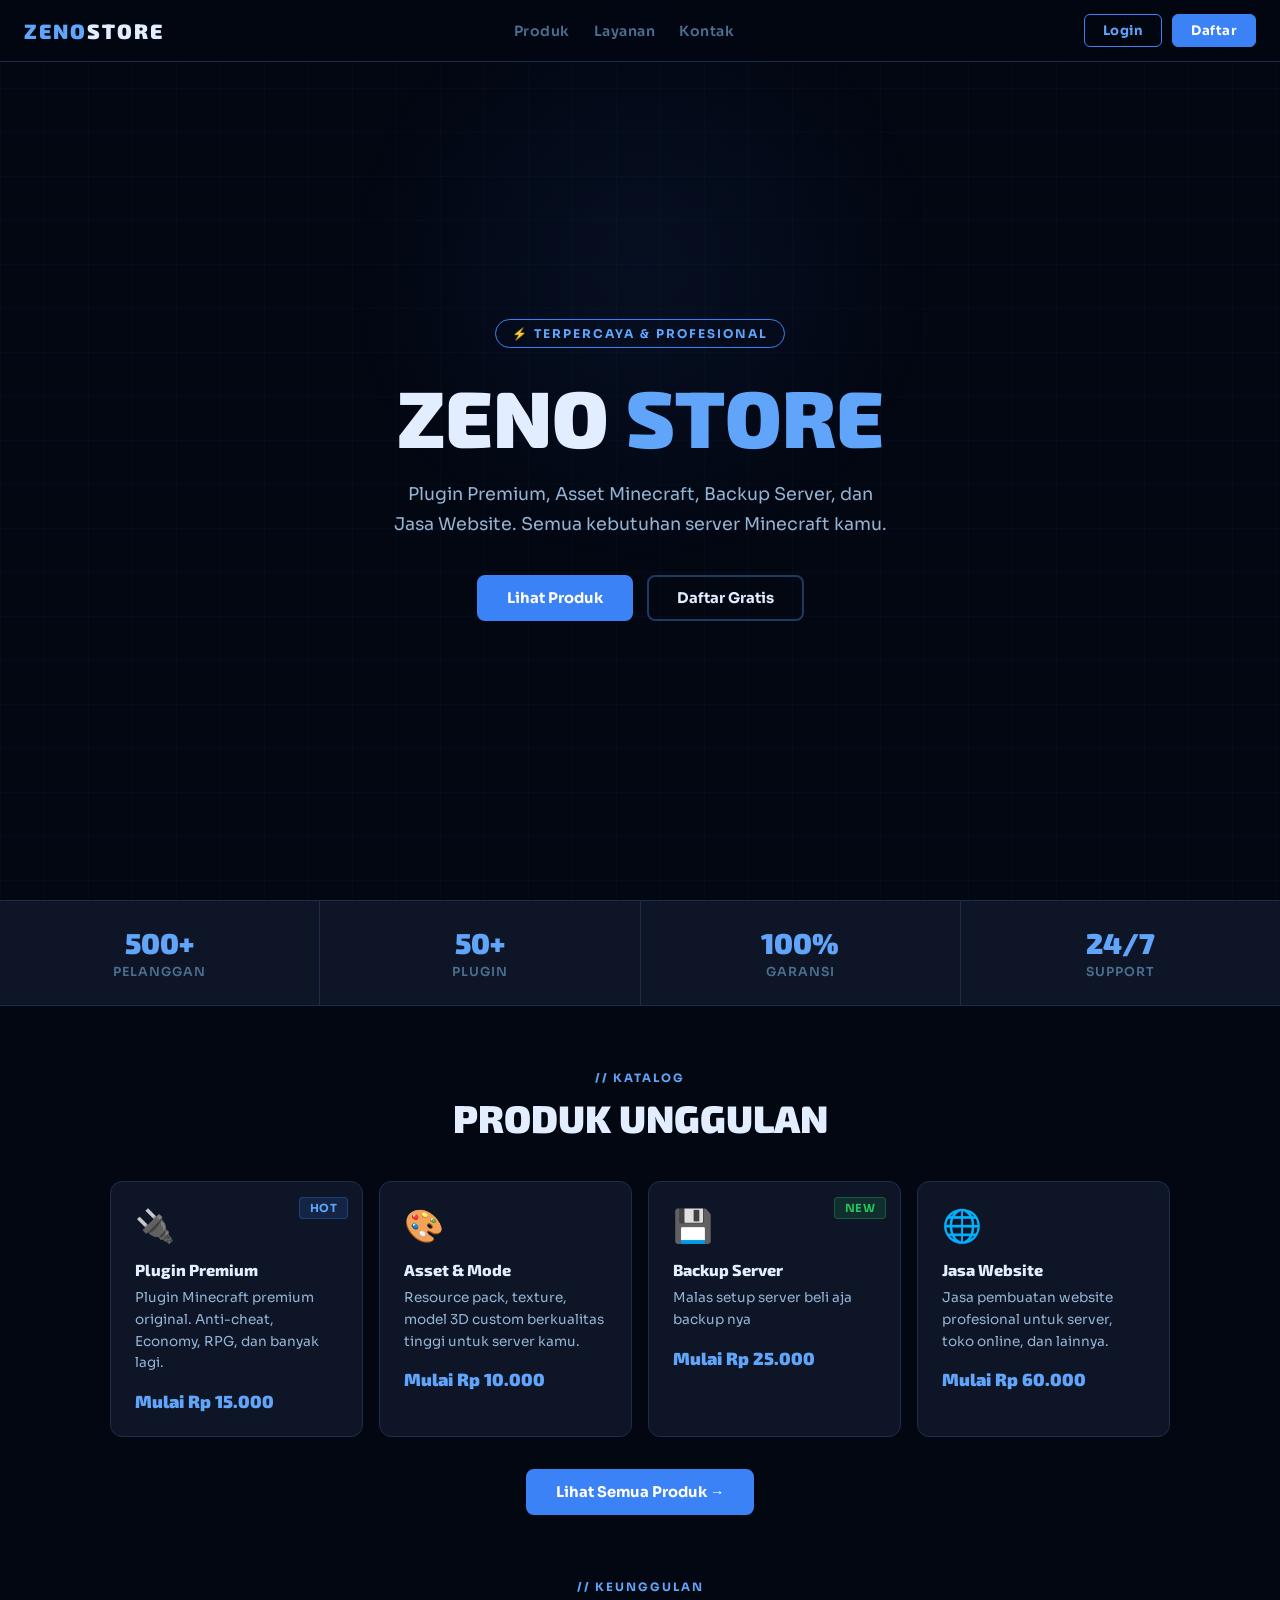
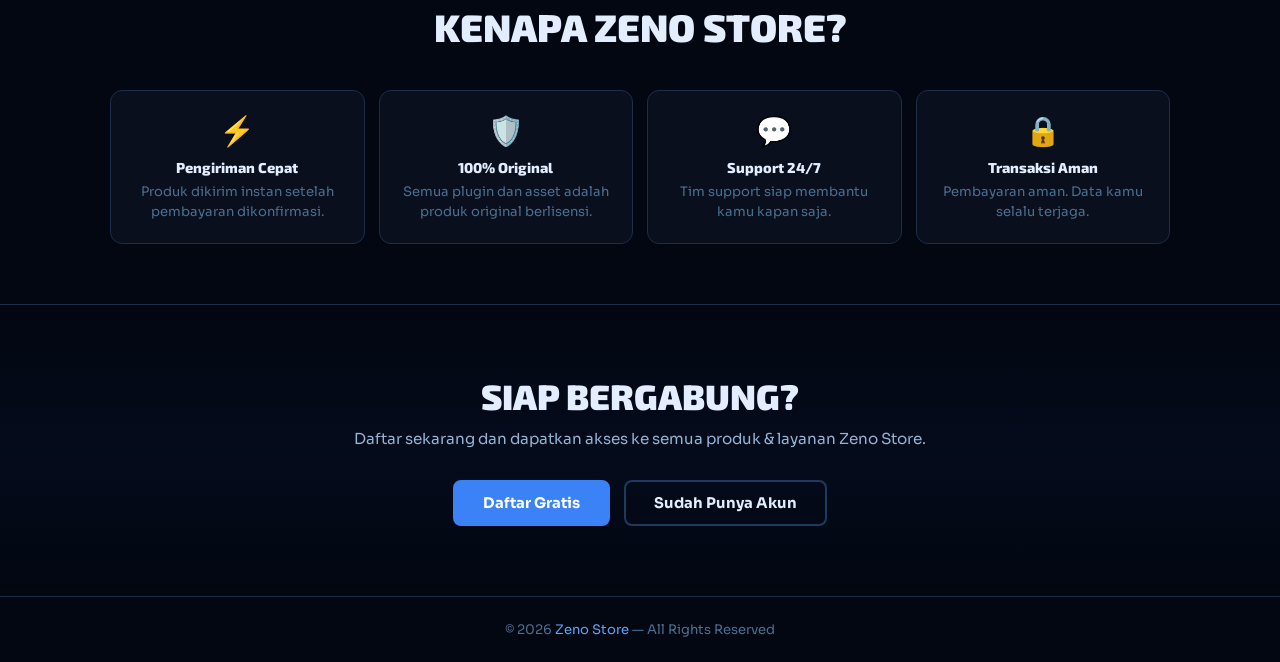
<file: public/index.html>
<!DOCTYPE html>
<html lang="id">
<head>
    <meta charset="UTF-8">
    <meta name="viewport" content="width=device-width, initial-scale=1.0">
    <title>Zeno Store — Plugin & Jasa Minecraft</title>
    <link href="https://fonts.googleapis.com/css2?family=Exo+2:wght@400;700;900&family=Sora:wght@300;400;500;600;700&display=swap" rel="stylesheet">
    <link rel="stylesheet" href="style.css">
    <style>
        /* HERO */
        .hero {
            position: relative;
            min-height: 100vh;
            display: flex;
            align-items: center;
            justify-content: center;
            text-align: center;
            padding: 100px 20px 60px;
            z-index: 1;
        }
        .hero-tag {
            display: inline-block;
            padding: 6px 16px;
            border: 1px solid var(--blue);
            border-radius: 20px;
            font-size: 0.75rem;
            font-weight: 700;
            letter-spacing: 2px;
            text-transform: uppercase;
            color: var(--blue-bright);
            margin-bottom: 24px;
            animation: fadeUp 0.5s ease both;
        }
        .hero h1 {
            font-family: 'Exo 2', sans-serif;
            font-size: clamp(2.4rem, 8vw, 5rem);
            font-weight: 900;
            line-height: 1.1;
            margin-bottom: 20px;
            animation: fadeUp 0.5s ease 0.1s both;
        }
        .hero h1 .accent { color: var(--blue-bright); }
        .hero p {
            font-size: clamp(0.9rem, 2.5vw, 1.1rem);
            color: var(--text2);
            max-width: 500px;
            margin: 0 auto 36px;
            line-height: 1.7;
            animation: fadeUp 0.5s ease 0.2s both;
        }
        .hero-buttons {
            display: flex;
            gap: 14px;
            justify-content: center;
            flex-wrap: wrap;
            animation: fadeUp 0.5s ease 0.3s both;
        }

        /* STATS */
        .stats {
            position: relative;
            z-index: 1;
            display: flex;
            justify-content: center;
            gap: 0;
            background: var(--card);
            border-top: 1px solid var(--border2);
            border-bottom: 1px solid var(--border2);
            flex-wrap: wrap;
        }
        .stat {
            text-align: center;
            padding: 24px 40px;
            border-right: 1px solid var(--border2);
            flex: 1;
            min-width: 120px;
        }
        .stat:last-child { border-right: none; }
        .stat-num {
            font-family: 'Exo 2', sans-serif;
            font-size: 1.8rem;
            font-weight: 900;
            color: var(--blue-bright);
            display: block;
        }
        .stat-label { font-size: 0.78rem; color: var(--muted); letter-spacing: 1px; text-transform: uppercase; font-weight: 600; }

        /* PRODUCTS GRID */
        .products-grid {
            display: grid;
            grid-template-columns: repeat(auto-fit, minmax(240px, 1fr));
            gap: 16px;
        }
        .product-card {
            background: var(--card);
            border: 1px solid var(--border2);
            border-radius: 12px;
            padding: 24px;
            position: relative;
            overflow: hidden;
            transition: all 0.3s;
            text-decoration: none;
            display: block;
            color: inherit;
        }
        .product-card::after {
            content: '';
            position: absolute;
            inset: 0;
            background: linear-gradient(135deg, rgba(59,130,246,0.05), transparent);
            opacity: 0;
            transition: opacity 0.3s;
        }
        .product-card:hover {
            border-color: rgba(59,130,246,0.4);
            transform: translateY(-4px);
            box-shadow: 0 16px 40px rgba(0,0,0,0.4), 0 0 0 1px rgba(59,130,246,0.1);
        }
        .product-card:hover::after { opacity: 1; }
        .product-icon { font-size: 2rem; margin-bottom: 14px; display: block; }
        .product-name {
            font-family: 'Exo 2', sans-serif;
            font-size: 1rem;
            font-weight: 800;
            color: var(--text);
            margin-bottom: 8px;
        }
        .product-desc { font-size: 0.85rem; color: var(--text2); line-height: 1.6; margin-bottom: 16px; }
        .product-price { font-family: 'Exo 2', sans-serif; font-size: 1.1rem; font-weight: 900; color: var(--blue-bright); }
        .product-badge-pos { position: absolute; top: 14px; right: 14px; }

        /* FEATURES */
        .features-grid {
            display: grid;
            grid-template-columns: repeat(auto-fit, minmax(200px, 1fr));
            gap: 14px;
        }
        .feature-card {
            background: var(--dark2);
            border: 1px solid var(--border2);
            border-radius: 12px;
            padding: 22px;
            text-align: center;
            transition: border-color 0.3s;
        }
        .feature-card:hover { border-color: rgba(59,130,246,0.3); }
        .feature-icon { font-size: 1.8rem; margin-bottom: 10px; display: block; }
        .feature-title { font-family: 'Exo 2', sans-serif; font-size: 0.9rem; font-weight: 800; color: var(--text); margin-bottom: 6px; }
        .feature-desc { font-size: 0.82rem; color: var(--muted); line-height: 1.5; }

        /* CTA */
        .cta-section {
            position: relative;
            z-index: 1;
            text-align: center;
            padding: 70px 20px;
            background: linear-gradient(180deg, transparent, rgba(59,130,246,0.04), transparent);
            border-top: 1px solid var(--border2);
        }
        .cta-section h2 { font-family: 'Exo 2', sans-serif; font-size: clamp(1.6rem, 4vw, 2.2rem); font-weight: 900; margin-bottom: 12px; }
        .cta-section p { color: var(--text2); font-size: 0.95rem; margin-bottom: 32px; }
        .cta-buttons { display: flex; gap: 14px; justify-content: center; flex-wrap: wrap; }

        footer {
            position: relative; z-index: 1;
            text-align: center;
            padding: 24px;
            border-top: 1px solid var(--border2);
            color: var(--muted);
            font-size: 0.82rem;
        }
        footer span { color: var(--blue-bright); }

        @keyframes fadeUp {
            from { opacity: 0; transform: translateY(16px); }
            to { opacity: 1; transform: translateY(0); }
        }
    </style>
</head>
<body>
    <div class="glow-blue"></div>

    <!-- NAVBAR -->
    <nav>
        <a href="/" class="nav-logo">ZENO<span>STORE</span></a>
        <ul class="nav-links">
            <li><a href="/products">Produk</a></li>
            <li><a href="#fitur">Layanan</a></li>
            <li><a href="#kontak">Kontak</a></li>
        </ul>
        <div class="nav-buttons" id="navButtons">
            <a href="/login" class="btn-sm btn-outline-sm">Login</a>
            <a href="/register" class="btn-sm btn-solid-sm">Daftar</a>
        </div>
    </nav>

    <!-- HERO -->
    <section class="hero">
        <div>
            <div class="hero-tag">⚡ Terpercaya & Profesional</div>
            <h1>ZENO <span class="accent">STORE</span></h1>
            <p>Plugin Premium, Asset Minecraft, Backup Server, dan Jasa Website. Semua kebutuhan server Minecraft kamu.</p>
            <div class="hero-buttons">
                <a href="/products" class="btn btn-primary">Lihat Produk</a>
                <a href="/register" class="btn btn-secondary">Daftar Gratis</a>
            </div>
        </div>
    </section>

    <!-- STATS -->
    <div class="stats">
        <div class="stat"><span class="stat-num">500+</span><span class="stat-label">Pelanggan</span></div>
        <div class="stat"><span class="stat-num">50+</span><span class="stat-label">Plugin</span></div>
        <div class="stat"><span class="stat-num">100%</span><span class="stat-label">Garansi</span></div>
        <div class="stat"><span class="stat-num">24/7</span><span class="stat-label">Support</span></div>
    </div>

    <!-- PRODUK -->
    <div class="section">
        <div style="text-align:center; margin-bottom:40px;">
            <div class="section-tag">// Katalog</div>
            <h2 class="section-title">PRODUK UNGGULAN</h2>
        </div>
        <div class="products-grid">
            <a href="/products" class="product-card">
                <div class="product-badge-pos"><span class="badge badge-blue">HOT</span></div>
                <span class="product-icon">🔌</span>
                <div class="product-name">Plugin Premium</div>
                <div class="product-desc">Plugin Minecraft premium original. Anti-cheat, Economy, RPG, dan banyak lagi.</div>
                <div class="product-price">Mulai Rp 15.000</div>
            </a>
            <a href="/products" class="product-card">
                <span class="product-icon">🎨</span>
                <div class="product-name">Asset & Mode</div>
                <div class="product-desc">Resource pack, texture, model 3D custom berkualitas tinggi untuk server kamu.</div>
                <div class="product-price">Mulai Rp 10.000</div>
            </a>
            <a href="/products" class="product-card">
                <div class="product-badge-pos"><span class="badge badge-success">NEW</span></div>
                <span class="product-icon">💾</span>
                <div class="product-name">Backup Server</div>
                <div class="product-desc">Malas setup server beli aja backup nya</div>
                <div class="product-price">Mulai Rp 25.000</div>
            </a>
            <a href="/products" class="product-card">
                <span class="product-icon">🌐</span>
                <div class="product-name">Jasa Website</div>
                <div class="product-desc">Jasa pembuatan website profesional untuk server, toko online, dan lainnya.</div>
                <div class="product-price">Mulai Rp 60.000</div>
            </a>
        </div>
        <div style="text-align:center; margin-top:32px;">
            <a href="/products" class="btn btn-primary">Lihat Semua Produk →</a>
        </div>
    </div>

    <!-- FITUR -->
    <div class="section" id="fitur" style="padding-top:0;">
        <div style="text-align:center; margin-bottom:40px;">
            <div class="section-tag">// Keunggulan</div>
            <h2 class="section-title">KENAPA ZENO STORE?</h2>
        </div>
        <div class="features-grid">
            <div class="feature-card"><span class="feature-icon">⚡</span><div class="feature-title">Pengiriman Cepat</div><div class="feature-desc">Produk dikirim instan setelah pembayaran dikonfirmasi.</div></div>
            <div class="feature-card"><span class="feature-icon">🛡️</span><div class="feature-title">100% Original</div><div class="feature-desc">Semua plugin dan asset adalah produk original berlisensi.</div></div>
            <div class="feature-card"><span class="feature-icon">💬</span><div class="feature-title">Support 24/7</div><div class="feature-desc">Tim support siap membantu kamu kapan saja.</div></div>
            <div class="feature-card"><span class="feature-icon">🔒</span><div class="feature-title">Transaksi Aman</div><div class="feature-desc">Pembayaran aman. Data kamu selalu terjaga.</div></div>
        </div>
    </div>

    <!-- CTA -->
    <div class="cta-section" id="kontak">
        <h2>SIAP BERGABUNG?</h2>
        <p>Daftar sekarang dan dapatkan akses ke semua produk & layanan Zeno Store.</p>
        <div class="cta-buttons">
            <a href="/register" class="btn btn-primary">Daftar Gratis</a>
            <a href="/login" class="btn btn-secondary">Sudah Punya Akun</a>
        </div>
    </div>

    <footer><p>© 2026 <span>Zeno Store</span> — All Rights Reserved</p></footer>

    <script>
        // Cek login status
        const user = JSON.parse(localStorage.getItem('zenoUser') || 'null');
        if (user) {
            document.getElementById('navButtons').innerHTML = `
                <span class="nav-user">👤 ${user.username}</span>
                <a href="/dashboard" class="btn-sm btn-solid-sm">Dashboard</a>
                <button class="btn-sm btn-outline-sm" onclick="logout()">Logout</button>
            `;
        }
        function logout() {
            localStorage.removeItem('zenoUser');
            location.reload();
        }
    </script>
</body>
</html>
</file>
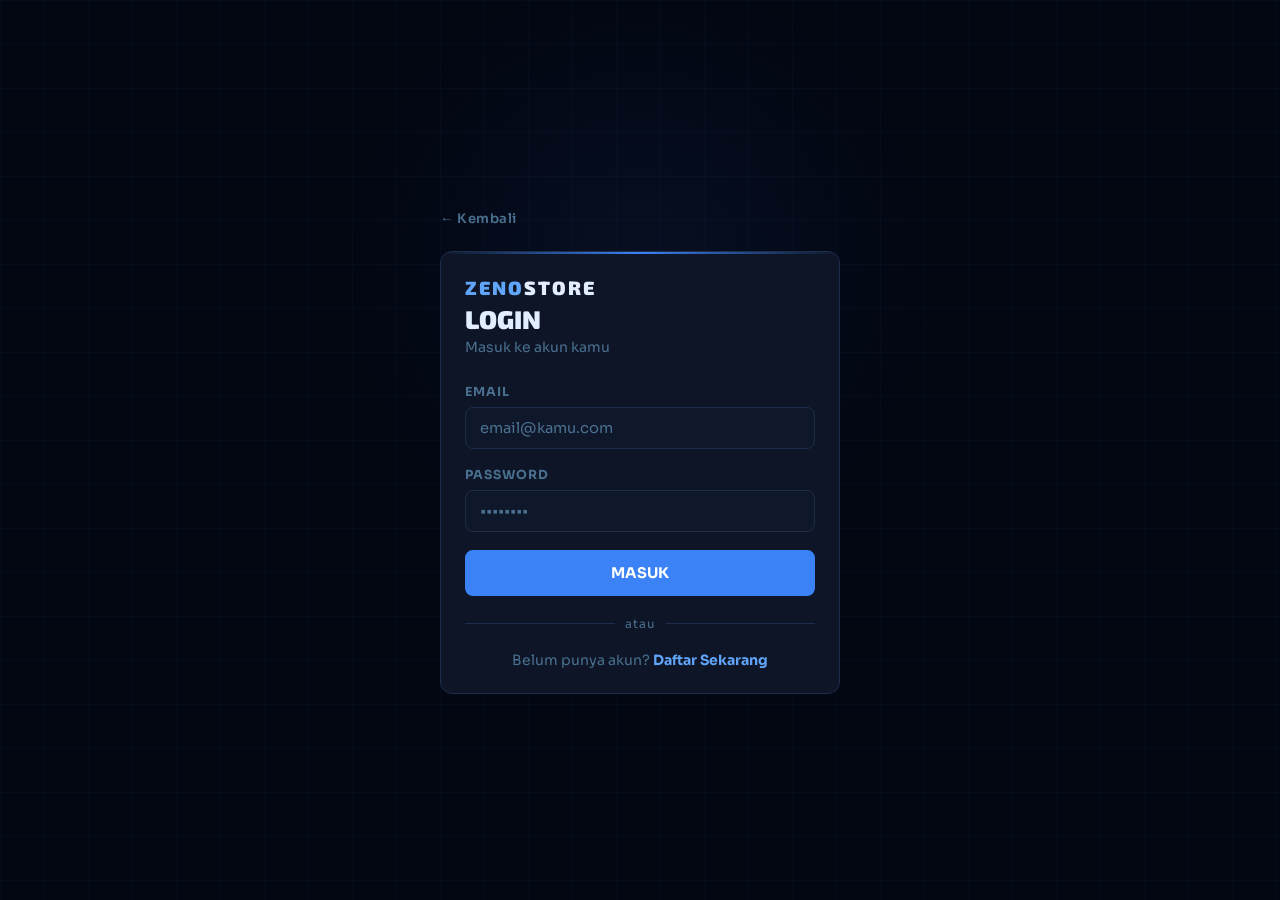
<file: public/login.html>
<!DOCTYPE html>
<html lang="id">
<head>
    <meta charset="UTF-8">
    <meta name="viewport" content="width=device-width, initial-scale=1.0">
    <title>Login — Zeno Store</title>
    <link href="https://fonts.googleapis.com/css2?family=Exo+2:wght@400;700;900&family=Sora:wght@300;400;500;600;700&display=swap" rel="stylesheet">
    <link rel="stylesheet" href="style.css">
    <style>
        body { min-height: 100vh; display: flex; align-items: center; justify-content: center; padding: 20px; }
        .container { position: relative; z-index: 1; width: 100%; max-width: 400px; }
        .back-link {
            display: inline-flex; align-items: center; gap: 6px;
            color: var(--muted); text-decoration: none; font-size: 0.82rem;
            font-weight: 600; letter-spacing: 0.5px; margin-bottom: 24px;
            transition: color 0.2s;
        }
        .back-link:hover { color: var(--blue-bright); }
        .card-logo { font-family: 'Exo 2', sans-serif; font-size: 1.2rem; font-weight: 900; color: var(--blue-bright); letter-spacing: 2px; margin-bottom: 4px; }
        .card-logo span { color: var(--text); }
        .card-title { font-family: 'Exo 2', sans-serif; font-size: 1.6rem; font-weight: 900; margin-bottom: 4px; }
        .card-sub { color: var(--muted); font-size: 0.88rem; margin-bottom: 28px; }
        .divider { display: flex; align-items: center; gap: 10px; margin: 20px 0; }
        .divider::before, .divider::after { content: ''; flex: 1; height: 1px; background: var(--border2); }
        .divider span { font-size: 0.75rem; color: var(--muted); letter-spacing: 1px; }
        .bottom-link { text-align: center; font-size: 0.88rem; color: var(--muted); }
        .bottom-link a { color: var(--blue-bright); text-decoration: none; font-weight: 700; }
    </style>
</head>
<body>
    <div class="glow-blue"></div>
    <div class="container">
        <a href="/" class="back-link">← Kembali</a>
        <div class="card card-top-line">
            <div class="card-logo">ZENO<span>STORE</span></div>
            <h1 class="card-title">LOGIN</h1>
            <p class="card-sub">Masuk ke akun kamu</p>

            <div class="alert alert-error" id="alertError"></div>
            <div class="alert alert-success" id="alertSuccess"></div>

            <div class="form-group">
                <label>Email</label>
                <input type="email" id="email" placeholder="email@kamu.com" autocomplete="email">
            </div>
            <div class="form-group">
                <label>Password</label>
                <input type="password" id="password" placeholder="••••••••" autocomplete="current-password">
            </div>

            <button class="btn btn-primary btn-full" id="btnLogin" onclick="handleLogin()">MASUK</button>

            <div class="divider"><span>atau</span></div>
            <div class="bottom-link">Belum punya akun? <a href="/register">Daftar Sekarang</a></div>
        </div>
    </div>
    <script>
        document.addEventListener('keydown', e => { if (e.key === 'Enter') handleLogin(); });

        async function handleLogin() {
            const email = document.getElementById('email').value.trim();
            const password = document.getElementById('password').value;
            const btn = document.getElementById('btnLogin');
            hide('alertError'); hide('alertSuccess');

            if (!email || !password) return showAlert('alertError', 'Email dan password harus diisi!');

            btn.disabled = true; btn.textContent = 'MEMPROSES...';
            try {
                const res = await fetch('/api/login', {
                    method: 'POST',
                    headers: { 'Content-Type': 'application/json' },
                    body: JSON.stringify({ email, password })
                });
                const data = await res.json();
                if (data.success) {
                    localStorage.setItem('zenoUser', JSON.stringify({ username: data.username, userId: data.userId, email: data.email }));
                    showAlert('alertSuccess', `Selamat datang, ${data.username}!`);
                    setTimeout(() => window.location.href = '/dashboard', 1200);
                } else {
                    showAlert('alertError', data.message);
                    btn.disabled = false; btn.textContent = 'MASUK';
                }
            } catch {
                showAlert('alertError', 'Terjadi kesalahan. Coba lagi.');
                btn.disabled = false; btn.textContent = 'MASUK';
            }
        }
        function showAlert(id, msg) { const el = document.getElementById(id); el.textContent = msg; el.style.display = 'block'; }
        function hide(id) { document.getElementById(id).style.display = 'none'; }
    </script>
</body>
</html>
</file>
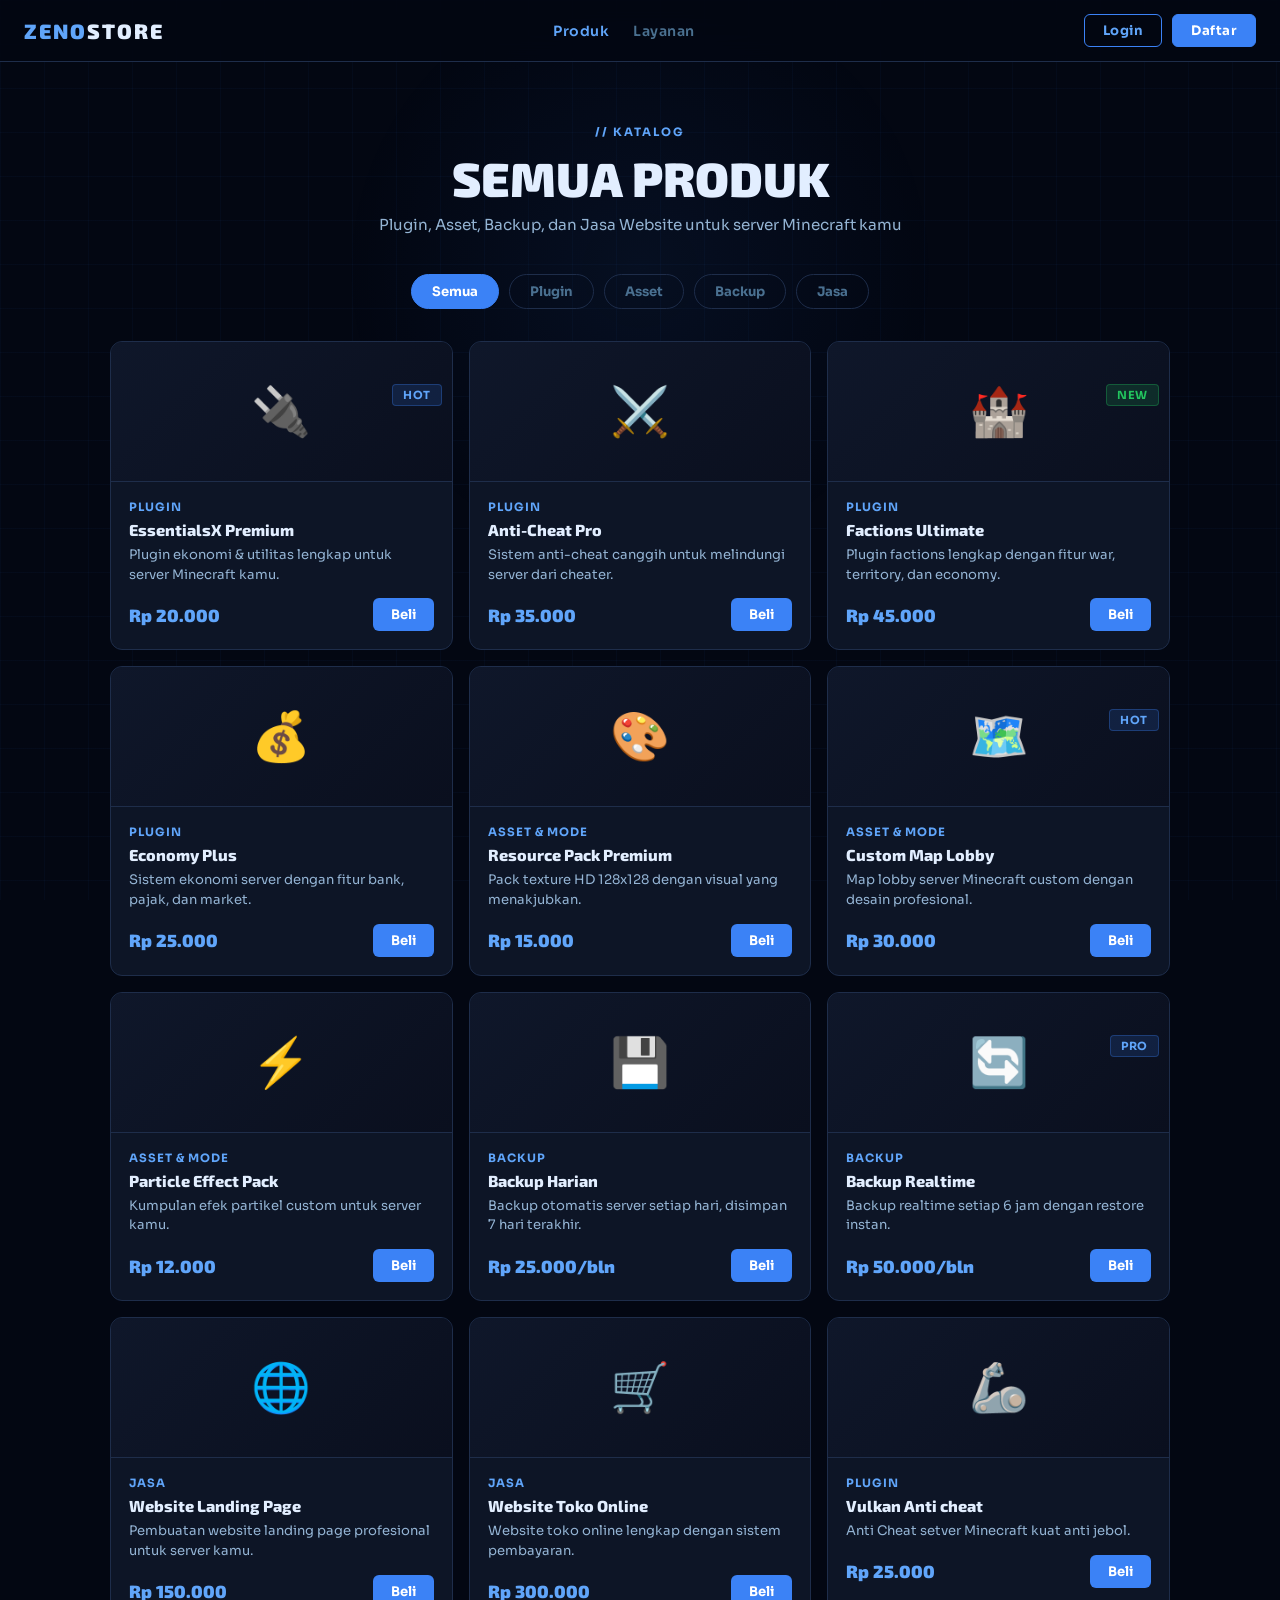
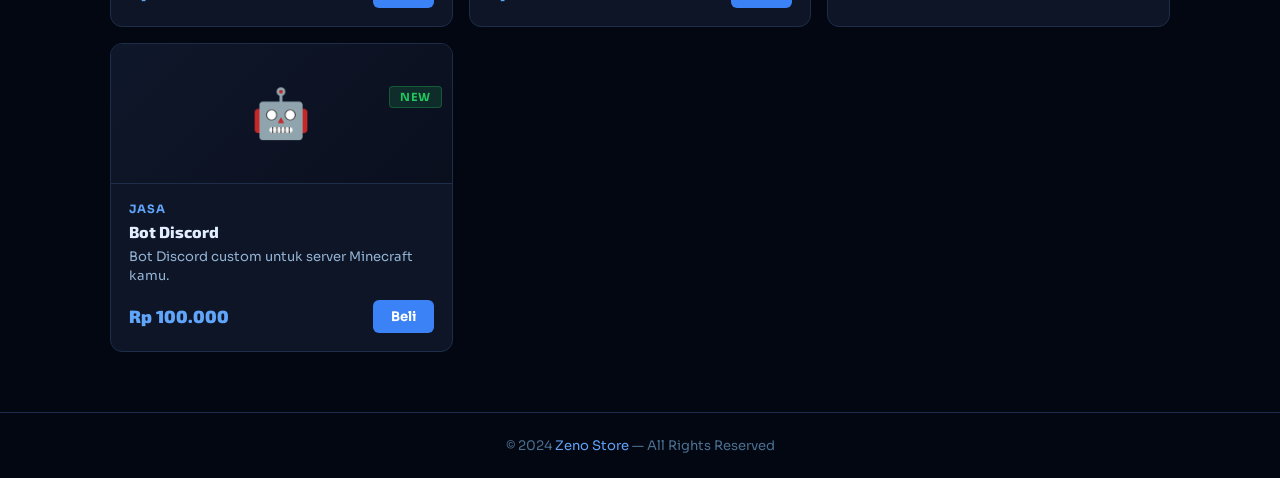
<file: public/products.html>
<!DOCTYPE html>
<html lang="id">
<head>
    <meta charset="UTF-8">
    <meta name="viewport" content="width=device-width, initial-scale=1.0">
    <title>Produk — Zeno Store</title>
    <link href="https://fonts.googleapis.com/css2?family=Exo+2:wght@400;700;900&family=Sora:wght@300;400;500;600;700&display=swap" rel="stylesheet">
    <link rel="stylesheet" href="style.css">
    <style>
        .page-hero {
            position: relative; z-index: 1;
            padding: 120px 20px 40px;
            text-align: center;
        }
        .page-hero h1 { font-family: 'Exo 2', sans-serif; font-size: clamp(1.8rem, 5vw, 3rem); font-weight: 900; margin-bottom: 8px; }
        .page-hero p { color: var(--text2); font-size: 0.95rem; }

        .filter-bar {
            position: relative; z-index: 1;
            display: flex; gap: 10px; justify-content: center;
            flex-wrap: wrap; padding: 0 20px 32px;
        }
        .filter-btn {
            padding: 8px 20px; border-radius: 20px;
            font-family: 'Sora', sans-serif; font-size: 0.82rem; font-weight: 700;
            cursor: pointer; transition: all 0.2s; border: 1px solid var(--border2);
            background: transparent; color: var(--muted);
        }
        .filter-btn.active, .filter-btn:hover {
            background: var(--blue); color: #fff; border-color: var(--blue);
        }

        .products-grid {
            display: grid;
            grid-template-columns: repeat(auto-fill, minmax(280px, 1fr));
            gap: 16px;
        }
        .product-card {
            background: var(--card); border: 1px solid var(--border2);
            border-radius: 12px; overflow: hidden; transition: all 0.3s;
        }
        .product-card:hover {
            border-color: rgba(59,130,246,0.4);
            transform: translateY(-3px);
            box-shadow: 0 12px 32px rgba(0,0,0,0.4);
        }
        .product-img {
            background: linear-gradient(135deg, var(--dark3), var(--dark2));
            height: 140px; display: flex; align-items: center;
            justify-content: center; font-size: 3rem;
            border-bottom: 1px solid var(--border2);
            position: relative;
        }
        .product-body { padding: 18px; }
        .product-cat { font-size: 0.72rem; font-weight: 700; letter-spacing: 1px; text-transform: uppercase; color: var(--blue-bright); margin-bottom: 6px; }
        .product-name { font-family: 'Exo 2', sans-serif; font-size: 1rem; font-weight: 800; color: var(--text); margin-bottom: 6px; }
        .product-desc { font-size: 0.82rem; color: var(--text2); line-height: 1.5; margin-bottom: 14px; }
        .product-footer { display: flex; align-items: center; justify-content: space-between; }
        .product-price { font-family: 'Exo 2', sans-serif; font-size: 1.1rem; font-weight: 900; color: var(--blue-bright); }
        .btn-buy {
            padding: 8px 18px; background: var(--blue); color: #fff;
            border: none; border-radius: 6px; font-family: 'Sora', sans-serif;
            font-size: 0.82rem; font-weight: 700; cursor: pointer; transition: all 0.2s;
            text-decoration: none;
        }
        .btn-buy:hover { background: var(--blue-dim); transform: scale(1.02); }
        .badge-pos { position: absolute; top: 10px; right: 10px; }
        .empty-state { text-align: center; padding: 60px 20px; color: var(--muted); }
        .empty-state .big { font-size: 3rem; margin-bottom: 12px; }
    </style>
</head>
<body>
    <div class="glow-blue"></div>

    <nav>
        <a href="/" class="nav-logo">ZENO<span>STORE</span></a>
        <ul class="nav-links">
            <li><a href="/products" style="color:var(--blue-bright)">Produk</a></li>
            <li><a href="/#fitur">Layanan</a></li>
        </ul>
        <div class="nav-buttons" id="navButtons">
            <a href="/login" class="btn-sm btn-outline-sm">Login</a>
            <a href="/register" class="btn-sm btn-solid-sm">Daftar</a>
        </div>
    </nav>

    <div class="page-hero">
        <div class="section-tag">// Katalog</div>
        <h1>SEMUA PRODUK</h1>
        <p>Plugin, Asset, Backup, dan Jasa Website untuk server Minecraft kamu</p>
    </div>

    <div class="filter-bar">
        <button class="filter-btn active" onclick="filter('all', this)">Semua</button>
        <button class="filter-btn" onclick="filter('plugin', this)">Plugin</button>
        <button class="filter-btn" onclick="filter('asset', this)">Asset</button>
        <button class="filter-btn" onclick="filter('backup', this)">Backup</button>
        <button class="filter-btn" onclick="filter('jasa', this)">Jasa</button>
    </div>

    <div class="section" style="padding-top:0;">
        <div class="products-grid" id="productsGrid"></div>
    </div>

    <footer style="position:relative;z-index:1;text-align:center;padding:24px;border-top:1px solid var(--border2);color:var(--muted);font-size:0.82rem;">
        © 2024 <span style="color:var(--blue-bright)">Zeno Store</span> — All Rights Reserved
    </footer>

    <script>
        const user = JSON.parse(localStorage.getItem('zenoUser') || 'null');
        if (user) {
            document.getElementById('navButtons').innerHTML = `
                <span class="nav-user">👤 ${user.username}</span>
                <a href="/dashboard" class="btn-sm btn-solid-sm">Dashboard</a>
                <button class="btn-sm btn-outline-sm" onclick="logout()">Logout</button>`;
        }
        function logout() { localStorage.removeItem('zenoUser'); location.href='/'; }

        const products = [
            { id:1, cat:'plugin', icon:'🔌', name:'EssentialsX Premium', desc:'Plugin ekonomi & utilitas lengkap untuk server Minecraft kamu.', price:'Rp 20.000', badge:'HOT', badgeType:'badge-blue' },
            { id:2, cat:'plugin', icon:'⚔️', name:'Anti-Cheat Pro', desc:'Sistem anti-cheat canggih untuk melindungi server dari cheater.', price:'Rp 35.000', badge:'', badgeType:'' },
            { id:3, cat:'plugin', icon:'🏰', name:'Factions Ultimate', desc:'Plugin factions lengkap dengan fitur war, territory, dan economy.', price:'Rp 45.000', badge:'NEW', badgeType:'badge-success' },
            { id:4, cat:'plugin', icon:'💰', name:'Economy Plus', desc:'Sistem ekonomi server dengan fitur bank, pajak, dan market.', price:'Rp 25.000', badge:'', badgeType:'' },
            { id:5, cat:'asset', icon:'🎨', name:'Resource Pack Premium', desc:'Pack texture HD 128x128 dengan visual yang menakjubkan.', price:'Rp 15.000', badge:'', badgeType:'' },
            { id:6, cat:'asset', icon:'🗺️', name:'Custom Map Lobby', desc:'Map lobby server Minecraft custom dengan desain profesional.', price:'Rp 30.000', badge:'HOT', badgeType:'badge-blue' },
            { id:7, cat:'asset', icon:'⚡', name:'Particle Effect Pack', desc:'Kumpulan efek partikel custom untuk server kamu.', price:'Rp 12.000', badge:'', badgeType:'' },
            { id:8, cat:'backup', icon:'💾', name:'Backup Harian', desc:'Backup otomatis server setiap hari, disimpan 7 hari terakhir.', price:'Rp 25.000/bln', badge:'', badgeType:'' },
            { id:9, cat:'backup', icon:'🔄', name:'Backup Realtime', desc:'Backup realtime setiap 6 jam dengan restore instan.', price:'Rp 50.000/bln', badge:'PRO', badgeType:'badge-blue' },
            { id:10, cat:'jasa', icon:'🌐', name:'Website Landing Page', desc:'Pembuatan website landing page profesional untuk server kamu.', price:'Rp 150.000', badge:'', badgeType:'' },
            { id:11, cat:'jasa', icon:'🛒', name:'Website Toko Online', desc:'Website toko online lengkap dengan sistem pembayaran.', price:'Rp 300.000', badge:'', badgeType:'' },
            { id:12, cat:'plugin', icon:'🦾', name:'Vulkan Anti cheat', desc:'Anti Cheat setver Minecraft kuat anti jebol.', price:'Rp 25.000', badge:'', badgeType:'' },
            { id:13, cat:'jasa', icon:'🤖', name:'Bot Discord', desc:'Bot Discord custom untuk server Minecraft kamu.', price:'Rp 100.000', badge:'NEW', badgeType:'badge-success' },
        ];

        let currentFilter = 'all';

        function renderProducts(cat) {
            const grid = document.getElementById('productsGrid');
            const filtered = cat === 'all' ? products : products.filter(p => p.cat === cat);
            if (filtered.length === 0) {
                grid.innerHTML = `<div class="empty-state" style="grid-column:1/-1"><div class="big">📦</div><p>Tidak ada produk</p></div>`;
                return;
            }
            grid.innerHTML = filtered.map(p => `
                <div class="product-card" data-cat="${p.cat}">
                    <div class="product-img">
                        ${p.icon}
                        ${p.badge ? `<div class="badge-pos"><span class="badge ${p.badgeType}">${p.badge}</span></div>` : ''}
                    </div>
                    <div class="product-body">
                        <div class="product-cat">${getCatLabel(p.cat)}</div>
                        <div class="product-name">${p.name}</div>
                        <div class="product-desc">${p.desc}</div>
                        <div class="product-footer">
                            <div class="product-price">${p.price}</div>
                            <a href="/checkout?id=${p.id}" class="btn-buy" onclick="return checkLogin(event, ${p.id})">Beli</a>
                        </div>
                    </div>
                </div>
            `).join('');
        }

        function filter(cat, btn) {
            currentFilter = cat;
            document.querySelectorAll('.filter-btn').forEach(b => b.classList.remove('active'));
            btn.classList.add('active');
            renderProducts(cat);
        }

        function getCatLabel(cat) {
            const map = { plugin:'Plugin', asset:'Asset & Mode', backup:'Backup', jasa:'Jasa' };
            return map[cat] || cat;
        }

        function checkLogin(e, id) {
            if (!user) {
                e.preventDefault();
                if (confirm('Kamu harus login dulu. Mau login sekarang?')) window.location.href = '/login';
                return false;
            }
            return true;
        }

        renderProducts('all');
    </script>
</body>
</html>
</file>
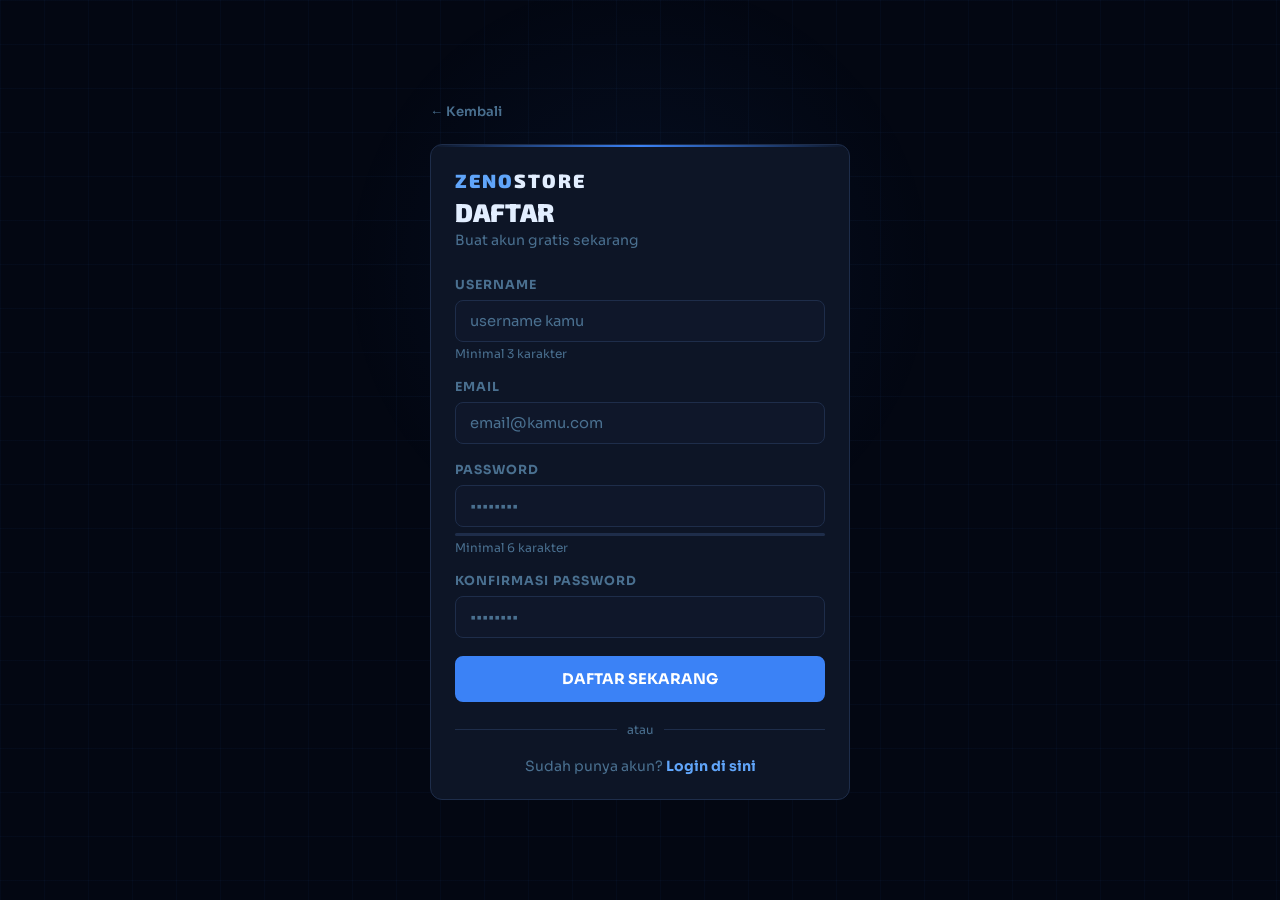
<file: public/register.html>
<!DOCTYPE html>
<html lang="id">
<head>
    <meta charset="UTF-8">
    <meta name="viewport" content="width=device-width, initial-scale=1.0">
    <title>Daftar — Zeno Store</title>
    <link href="https://fonts.googleapis.com/css2?family=Exo+2:wght@400;700;900&family=Sora:wght@300;400;500;600;700&display=swap" rel="stylesheet">
    <link rel="stylesheet" href="style.css">
    <style>
        body { min-height: 100vh; display: flex; align-items: center; justify-content: center; padding: 20px; }
        .container { position: relative; z-index: 1; width: 100%; max-width: 420px; }
        .back-link { display: inline-flex; align-items: center; gap: 6px; color: var(--muted); text-decoration: none; font-size: 0.82rem; font-weight: 600; margin-bottom: 24px; transition: color 0.2s; }
        .back-link:hover { color: var(--blue-bright); }
        .card-logo { font-family: 'Exo 2', sans-serif; font-size: 1.2rem; font-weight: 900; color: var(--blue-bright); letter-spacing: 2px; margin-bottom: 4px; }
        .card-logo span { color: var(--text); }
        .card-title { font-family: 'Exo 2', sans-serif; font-size: 1.6rem; font-weight: 900; margin-bottom: 4px; }
        .card-sub { color: var(--muted); font-size: 0.88rem; margin-bottom: 28px; }
        .hint { font-size: 0.75rem; color: var(--muted); margin-top: 4px; }
        .hint.err { color: var(--error); }
        .strength-bar { height: 3px; background: var(--border2); border-radius: 2px; margin-top: 6px; overflow: hidden; }
        .strength-fill { height: 100%; border-radius: 2px; transition: width 0.3s, background 0.3s; width: 0; }
        input.valid { border-color: var(--success); }
        input.invalid { border-color: var(--error); }
        .divider { display: flex; align-items: center; gap: 10px; margin: 20px 0; }
        .divider::before, .divider::after { content: ''; flex: 1; height: 1px; background: var(--border2); }
        .divider span { font-size: 0.75rem; color: var(--muted); }
        .bottom-link { text-align: center; font-size: 0.88rem; color: var(--muted); }
        .bottom-link a { color: var(--blue-bright); text-decoration: none; font-weight: 700; }
    </style>
</head>
<body>
    <div class="glow-blue"></div>
    <div class="container">
        <a href="/" class="back-link">← Kembali</a>
        <div class="card card-top-line">
            <div class="card-logo">ZENO<span>STORE</span></div>
            <h1 class="card-title">DAFTAR</h1>
            <p class="card-sub">Buat akun gratis sekarang</p>

            <div class="alert alert-error" id="alertError"></div>
            <div class="alert alert-success" id="alertSuccess"></div>

            <div class="form-group">
                <label>Username</label>
                <input type="text" id="username" placeholder="username kamu" oninput="checkUsername()">
                <div class="hint" id="hUser">Minimal 3 karakter</div>
            </div>
            <div class="form-group">
                <label>Email</label>
                <input type="email" id="email" placeholder="email@kamu.com" oninput="checkEmail()">
                <div class="hint" id="hEmail"></div>
            </div>
            <div class="form-group">
                <label>Password</label>
                <input type="password" id="password" placeholder="••••••••" oninput="checkPass()">
                <div class="strength-bar"><div class="strength-fill" id="sFill"></div></div>
                <div class="hint" id="hPass">Minimal 6 karakter</div>
            </div>
            <div class="form-group">
                <label>Konfirmasi Password</label>
                <input type="password" id="confirmPass" placeholder="••••••••" oninput="checkConfirm()">
                <div class="hint" id="hConfirm"></div>
            </div>

            <button class="btn btn-primary btn-full" id="btnReg" onclick="handleRegister()">DAFTAR SEKARANG</button>
            <div class="divider"><span>atau</span></div>
            <div class="bottom-link">Sudah punya akun? <a href="/login">Login di sini</a></div>
        </div>
    </div>
    <script>
        function checkUsername() {
            const v = document.getElementById('username').value.trim();
            const inp = document.getElementById('username');
            const h = document.getElementById('hUser');
            if (v.length >= 3) { inp.className = 'valid'; h.textContent = '✓ OK'; h.className = 'hint'; }
            else { inp.className = ''; h.textContent = 'Minimal 3 karakter'; h.className = 'hint'; }
        }
        function checkEmail() {
            const v = document.getElementById('email').value.trim();
            const inp = document.getElementById('email');
            const h = document.getElementById('hEmail');
            const ok = /^[^\s@]+@[^\s@]+\.[^\s@]+$/.test(v);
            if (ok) { inp.className = 'valid'; h.textContent = '✓ Email valid'; h.className = 'hint'; }
            else if (v) { inp.className = 'invalid'; h.textContent = 'Format tidak valid'; h.className = 'hint err'; }
            else { inp.className = ''; h.textContent = ''; }
        }
        function checkPass() {
            const v = document.getElementById('password').value;
            const fill = document.getElementById('sFill');
            const h = document.getElementById('hPass');
            let s = 0;
            if (v.length >= 6) s++;
            if (v.length >= 10) s++;
            if (/[A-Z]/.test(v)) s++;
            if (/[0-9]/.test(v)) s++;
            if (/[^A-Za-z0-9]/.test(v)) s++;
            const colors = ['#ef4444','#f59e0b','#f59e0b','#22c55e','#3b82f6'];
            const labels = ['','Lemah','Cukup','Bagus','Kuat','Sangat Kuat'];
            fill.style.width = (s * 20) + '%';
            fill.style.background = colors[Math.max(0, s-1)];
            h.textContent = s > 0 ? 'Kekuatan: ' + labels[s] : 'Minimal 6 karakter';
            checkConfirm();
        }
        function checkConfirm() {
            const p = document.getElementById('password').value;
            const c = document.getElementById('confirmPass').value;
            const inp = document.getElementById('confirmPass');
            const h = document.getElementById('hConfirm');
            if (!c) return;
            if (p === c) { inp.className = 'valid'; h.textContent = '✓ Password cocok'; h.className = 'hint'; }
            else { inp.className = 'invalid'; h.textContent = 'Password tidak cocok'; h.className = 'hint err'; }
        }
        async function handleRegister() {
            const username = document.getElementById('username').value.trim();
            const email = document.getElementById('email').value.trim();
            const password = document.getElementById('password').value;
            const confirm = document.getElementById('confirmPass').value;
            const btn = document.getElementById('btnReg');
            hide('alertError'); hide('alertSuccess');
            if (!username || !email || !password || !confirm) return showAlert('alertError', 'Semua field harus diisi!');
            if (username.length < 3) return showAlert('alertError', 'Username minimal 3 karakter!');
            if (password.length < 6) return showAlert('alertError', 'Password minimal 6 karakter!');
            if (password !== confirm) return showAlert('alertError', 'Password tidak cocok!');
            btn.disabled = true; btn.textContent = 'MEMPROSES...';
            try {
                const res = await fetch('/api/register', {
                    method: 'POST',
                    headers: { 'Content-Type': 'application/json' },
                    body: JSON.stringify({ username, email, password })
                });
                const data = await res.json();
                if (data.success) {
                    showAlert('alertSuccess', data.message);
                    setTimeout(() => window.location.href = '/login', 1500);
                } else {
                    showAlert('alertError', data.message);
                    btn.disabled = false; btn.textContent = 'DAFTAR SEKARANG';
                }
            } catch {
                showAlert('alertError', 'Terjadi kesalahan. Coba lagi.');
                btn.disabled = false; btn.textContent = 'DAFTAR SEKARANG';
            }
        }
        function showAlert(id, msg) { const el = document.getElementById(id); el.textContent = msg; el.style.display = 'block'; }
        function hide(id) { document.getElementById(id).style.display = 'none'; }
    </script>
</body>
</html>
</file>
<file: public/style.css>
:root {
    --blue: #3b82f6;
    --blue-bright: #60a5fa;
    --blue-dim: #2563eb;
    --blue-dark: #1d4ed8;
    --dark: #030712;
    --dark2: #0a0f1e;
    --dark3: #0f172a;
    --card: #0d1526;
    --card2: #111827;
    --border: #1e3a5f;
    --border2: #1e2d4a;
    --text: #e2eeff;
    --text2: #94b4d4;
    --muted: #4a7090;
    --success: #22c55e;
    --error: #ef4444;
    --warning: #f59e0b;
}

* { margin: 0; padding: 0; box-sizing: border-box; }

body {
    background: var(--dark);
    color: var(--text);
    font-family: 'Sora', sans-serif;
    overflow-x: hidden;
}

body::before {
    content: '';
    position: fixed;
    inset: 0;
    background-image:
        linear-gradient(rgba(59,130,246,0.04) 1px, transparent 1px),
        linear-gradient(90deg, rgba(59,130,246,0.04) 1px, transparent 1px);
    background-size: 44px 44px;
    pointer-events: none;
    z-index: 0;
}

/* NAVBAR */
nav {
    position: fixed;
    top: 0; left: 0; right: 0;
    z-index: 100;
    display: flex;
    align-items: center;
    justify-content: space-between;
    padding: 14px 24px;
    background: rgba(3,7,18,0.9);
    backdrop-filter: blur(16px);
    border-bottom: 1px solid var(--border2);
}

.nav-logo {
    font-family: 'Exo 2', sans-serif;
    font-size: 1.3rem;
    font-weight: 900;
    color: var(--blue-bright);
    letter-spacing: 2px;
    text-decoration: none;
}
.nav-logo span { color: var(--text); }

.nav-links {
    display: flex;
    gap: 24px;
    list-style: none;
}
.nav-links a {
    color: var(--muted);
    text-decoration: none;
    font-size: 0.88rem;
    font-weight: 600;
    letter-spacing: 0.5px;
    transition: color 0.2s;
}
.nav-links a:hover { color: var(--blue-bright); }

.nav-buttons { display: flex; gap: 10px; align-items: center; }

.nav-user {
    display: flex;
    align-items: center;
    gap: 10px;
    color: var(--text2);
    font-size: 0.88rem;
    font-weight: 600;
}

.btn-sm {
    padding: 7px 18px;
    border-radius: 6px;
    font-family: 'Sora', sans-serif;
    font-size: 0.82rem;
    font-weight: 700;
    letter-spacing: 0.5px;
    cursor: pointer;
    text-decoration: none;
    transition: all 0.2s;
    border: none;
}
.btn-outline-sm {
    background: transparent;
    border: 1px solid var(--blue);
    color: var(--blue-bright);
}
.btn-outline-sm:hover { background: var(--blue); color: #fff; }
.btn-solid-sm {
    background: var(--blue);
    color: #fff;
    border: 1px solid var(--blue);
}
.btn-solid-sm:hover { background: var(--blue-dim); }

/* BUTTONS */
.btn {
    padding: 12px 28px;
    border-radius: 8px;
    font-family: 'Sora', sans-serif;
    font-size: 0.92rem;
    font-weight: 700;
    cursor: pointer;
    text-decoration: none;
    transition: all 0.25s;
    border: none;
    display: inline-block;
    text-align: center;
}
.btn-primary {
    background: var(--blue);
    color: #fff;
    border: 2px solid var(--blue);
}
.btn-primary:hover {
    background: var(--blue-dim);
    transform: translateY(-2px);
    box-shadow: 0 8px 24px rgba(59,130,246,0.3);
}
.btn-secondary {
    background: transparent;
    color: var(--text);
    border: 2px solid var(--border);
}
.btn-secondary:hover { border-color: var(--blue); color: var(--blue-bright); }
.btn-full { width: 100%; }

/* CARDS */
.card {
    background: var(--card);
    border: 1px solid var(--border2);
    border-radius: 12px;
    padding: 24px;
    position: relative;
    overflow: hidden;
}
.card-top-line::before {
    content: '';
    position: absolute;
    top: 0; left: 0; right: 0;
    height: 2px;
    background: linear-gradient(90deg, transparent, var(--blue), transparent);
}

/* ALERTS */
.alert {
    padding: 12px 16px;
    border-radius: 8px;
    font-size: 0.88rem;
    font-weight: 600;
    margin-bottom: 16px;
    display: none;
}
.alert-error { background: rgba(239,68,68,0.1); border: 1px solid rgba(239,68,68,0.3); color: var(--error); }
.alert-success { background: rgba(34,197,94,0.1); border: 1px solid rgba(34,197,94,0.3); color: var(--success); }
.alert-warning { background: rgba(245,158,11,0.1); border: 1px solid rgba(245,158,11,0.3); color: var(--warning); }

/* BADGE */
.badge {
    display: inline-block;
    padding: 3px 10px;
    border-radius: 4px;
    font-size: 0.7rem;
    font-weight: 700;
    letter-spacing: 0.5px;
    text-transform: uppercase;
}
.badge-blue { background: rgba(59,130,246,0.15); border: 1px solid rgba(59,130,246,0.3); color: var(--blue-bright); }
.badge-success { background: rgba(34,197,94,0.15); border: 1px solid rgba(34,197,94,0.3); color: var(--success); }
.badge-warning { background: rgba(245,158,11,0.15); border: 1px solid rgba(245,158,11,0.3); color: var(--warning); }
.badge-error { background: rgba(239,68,68,0.15); border: 1px solid rgba(239,68,68,0.3); color: var(--error); }

/* FORM */
.form-group { margin-bottom: 18px; }
label {
    display: block;
    font-size: 0.78rem;
    font-weight: 700;
    letter-spacing: 1px;
    text-transform: uppercase;
    color: var(--muted);
    margin-bottom: 7px;
}
input, select, textarea {
    width: 100%;
    padding: 11px 14px;
    background: var(--dark3);
    border: 1px solid var(--border2);
    border-radius: 8px;
    color: var(--text);
    font-family: 'Sora', sans-serif;
    font-size: 0.92rem;
    outline: none;
    transition: border-color 0.2s, box-shadow 0.2s;
}
input:focus, select:focus, textarea:focus {
    border-color: var(--blue);
    box-shadow: 0 0 0 3px rgba(59,130,246,0.1);
}
input::placeholder, textarea::placeholder { color: var(--muted); }

/* SECTION */
.section { position: relative; z-index: 1; padding: 60px 20px; max-width: 1100px; margin: 0 auto; }
.section-tag { display: inline-block; font-size: 0.72rem; font-weight: 700; letter-spacing: 2px; text-transform: uppercase; color: var(--blue-bright); margin-bottom: 10px; }
.section-title { font-family: 'Exo 2', sans-serif; font-size: clamp(1.6rem, 4vw, 2.4rem); font-weight: 900; color: var(--text); margin-bottom: 8px; }
.section-sub { color: var(--text2); font-size: 0.95rem; }

/* GLOW */
.glow-blue {
    position: fixed;
    top: 30%; left: 50%;
    transform: translate(-50%, -50%);
    width: 600px; height: 600px;
    background: radial-gradient(circle, rgba(59,130,246,0.07) 0%, transparent 70%);
    pointer-events: none;
}

/* STATUS */
.status-pending { color: var(--warning); }
.status-confirming { color: var(--blue-bright); }
.status-paid { color: var(--success); }
.status-cancelled { color: var(--error); }

@media (max-width: 768px) {
    nav { padding: 12px 16px; }
    .nav-links { display: none; }
    .section { padding: 40px 16px; }
}
</file>
